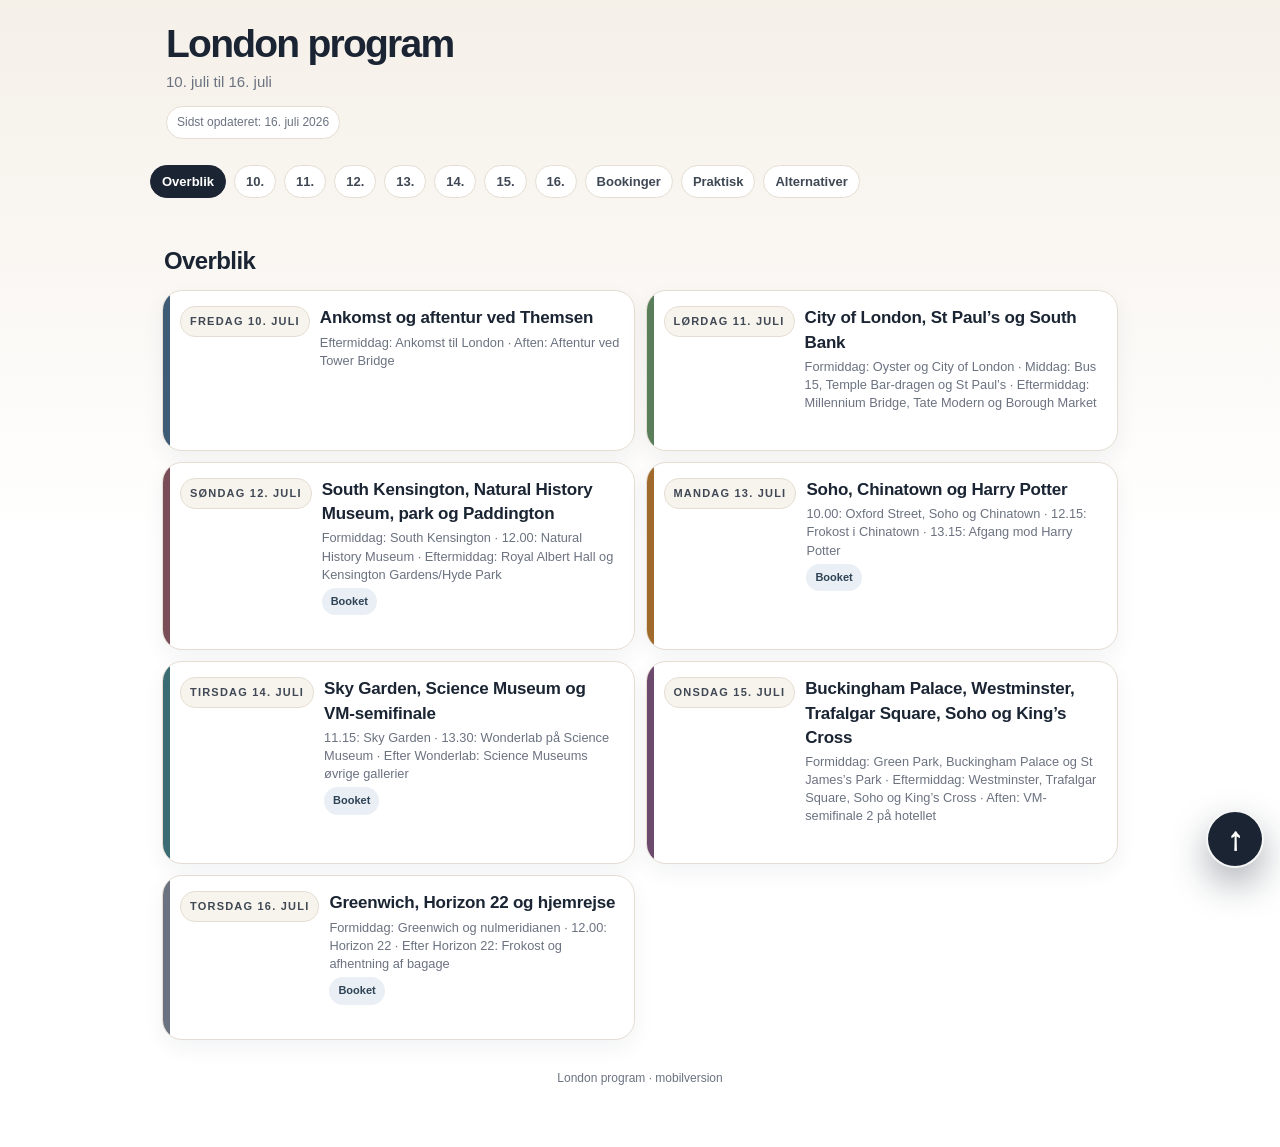
<file: index.html>
<!doctype html><html lang='da'><head><meta charset='utf-8'><meta name='viewport' content='width=device-width,initial-scale=1'><title>London program</title><link rel='stylesheet' href='style.css'></head><body><header class='header' id='top'><h1>London program</h1><p>10. juli til 16. juli</p><div class='updated'>Sidst opdateret: 16. juli 2026</div></header><nav class='nav'><div class='nav-inner' id='nav'></div></nav><a class='toplink' href='#top' aria-label='Til toppen'>↑</a><main id='main'></main><script src='data.js?v=20260716-paddington1'></script><script src='program-overrides.js?v=20260716-paddington1'></script><script src='app.js?v=20260716-paddington1'></script></body></html>
</file>
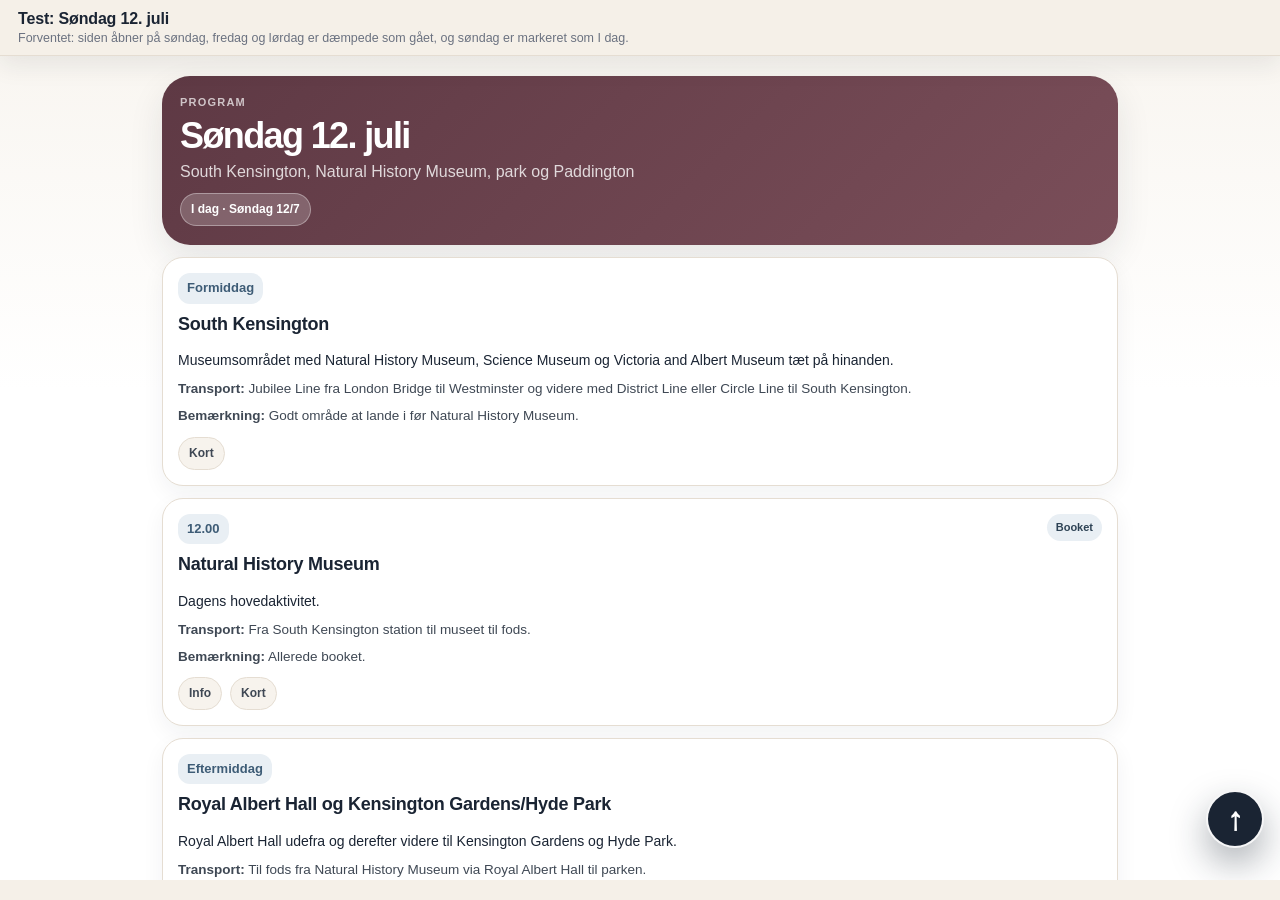
<file: rejseuge-test-12.html>
<!doctype html>
<html lang="da">
<head>
<meta charset="utf-8">
<meta name="viewport" content="width=device-width, initial-scale=1">
<title>12. juli-test · London program</title>
<style>
:root{--ink:#1A2433;--muted:#6B7280;--line:#E5DDD2;--paper:#F5F0E8;--accent:#A06A2C}
*{box-sizing:border-box}
body{margin:0;font-family:-apple-system,BlinkMacSystemFont,"Segoe UI",Arial,sans-serif;background:var(--paper);color:var(--ink)}
.testbar{position:sticky;top:0;z-index:50;background:rgba(245,240,232,.98);border-bottom:1px solid var(--line);padding:10px 12px;box-shadow:0 10px 24px rgba(26,36,51,.08)}
.testbar h1{font-size:16px;margin:0 0 3px;letter-spacing:-.01em}.testbar p{margin:0;color:var(--muted);font-size:12.5px}.framewrap{height:calc(100vh - 78px);background:#fff}.framewrap iframe{width:100%;height:100%;border:0;display:block;background:#fff}@media(min-width:700px){.testbar{padding-left:18px;padding-right:18px}.framewrap{height:calc(100vh - 76px)}}
</style>
</head>
<body>
<div class="testbar">
  <h1>Test: Søndag 12. juli</h1>
  <p>Forventet: siden åbner på søndag, fredag og lørdag er dæmpede som gået, og søndag er markeret som I dag.</p>
</div>
<div class="framewrap"><iframe id="program" src="./index.html?v=travel-test-12-only"></iframe></div>
<script>
const dayMeta=[
{id:'d10',label:'Fredag 10/7',date:'2026-07-10'},
{id:'d11',label:'Lørdag 11/7',date:'2026-07-11'},
{id:'d12',label:'Søndag 12/7',date:'2026-07-12'},
{id:'d13',label:'Mandag 13/7',date:'2026-07-13'},
{id:'d14',label:'Tirsdag 14/7',date:'2026-07-14'},
{id:'d15',label:'Onsdag 15/7',date:'2026-07-15'},
{id:'d16',label:'Torsdag 16/7',date:'2026-07-16'}];
const simDate='2026-07-12';
const iframe=document.getElementById('program');
function cmp(a,b){return new Date(a+'T12:00:00')-new Date(b+'T12:00:00')}
function idFromOverviewCard(card){const oc=card.getAttribute('onclick')||'';const m=oc.match(/show\('([^']+)'\)/);return m?m[1]:null}
function addBadge(doc,card,text,cls){const line=card.querySelector('.badgeline')||card;const s=doc.createElement('span');s.className='travel-state '+(cls||'');s.textContent=text;line.appendChild(s)}
function addRibbon(doc,id,text){const hero=doc.querySelector('#'+id+' .day-hero');if(!hero)return;const r=doc.createElement('div');r.className='travel-ribbon';r.textContent=text;hero.appendChild(r)}
function apply(){
 const doc=iframe.contentDocument, win=iframe.contentWindow; if(!doc||!win||!win.show) return;
 const style=doc.createElement('style'); style.textContent=`
 .overview-card.is-past{opacity:.50;filter:saturate(.55);background:#f8f5ef!important;}
 .overview-card.is-today{outline:3px solid #A06A2C;box-shadow:0 0 0 6px rgba(160,106,44,.14),0 10px 26px rgba(26,36,51,.10)!important;background:#fffaf2!important;}
 .nav button.today-nav{background:#A06A2C!important;color:#fff!important;border-color:#A06A2C!important;}
 .nav button.past-nav{opacity:.55;}
 .travel-state{display:inline-flex;align-items:center;border-radius:999px;padding:6px 9px;font-size:11px;font-weight:900;margin-left:6px;background:#f8ecd9;color:#A06A2C;}
 .travel-state.past{background:#eee9df;color:#6B7280;}
 .travel-ribbon{display:inline-flex;margin-top:10px;border-radius:999px;padding:7px 10px;font-size:12px;font-weight:900;background:rgba(255,255,255,.20);color:#fff;border:1px solid rgba(255,255,255,.35);}`; doc.head.appendChild(style);
 const today=dayMeta.find(d=>d.date===simDate);
 doc.querySelectorAll('.overview-card').forEach(card=>{const id=idFromOverviewCard(card);const day=dayMeta.find(d=>d.id===id);if(!day)return;if(id===today.id){card.classList.add('is-today');addBadge(doc,card,'I dag','today')}else if(cmp(day.date,simDate)<0){card.classList.add('is-past');addBadge(doc,card,'Gået','past')}});
 doc.querySelectorAll('.nav button').forEach(btn=>{const day=dayMeta.find(d=>d.id===btn.dataset.id);if(!day)return;if(day.id===today.id)btn.classList.add('today-nav');else if(cmp(day.date,simDate)<0)btn.classList.add('past-nav')});
 addRibbon(doc,today.id,'I dag · '+today.label); win.show(today.id);
}
iframe.addEventListener('load',()=>setTimeout(apply,300));
</script>
</body>
</html>
</file>
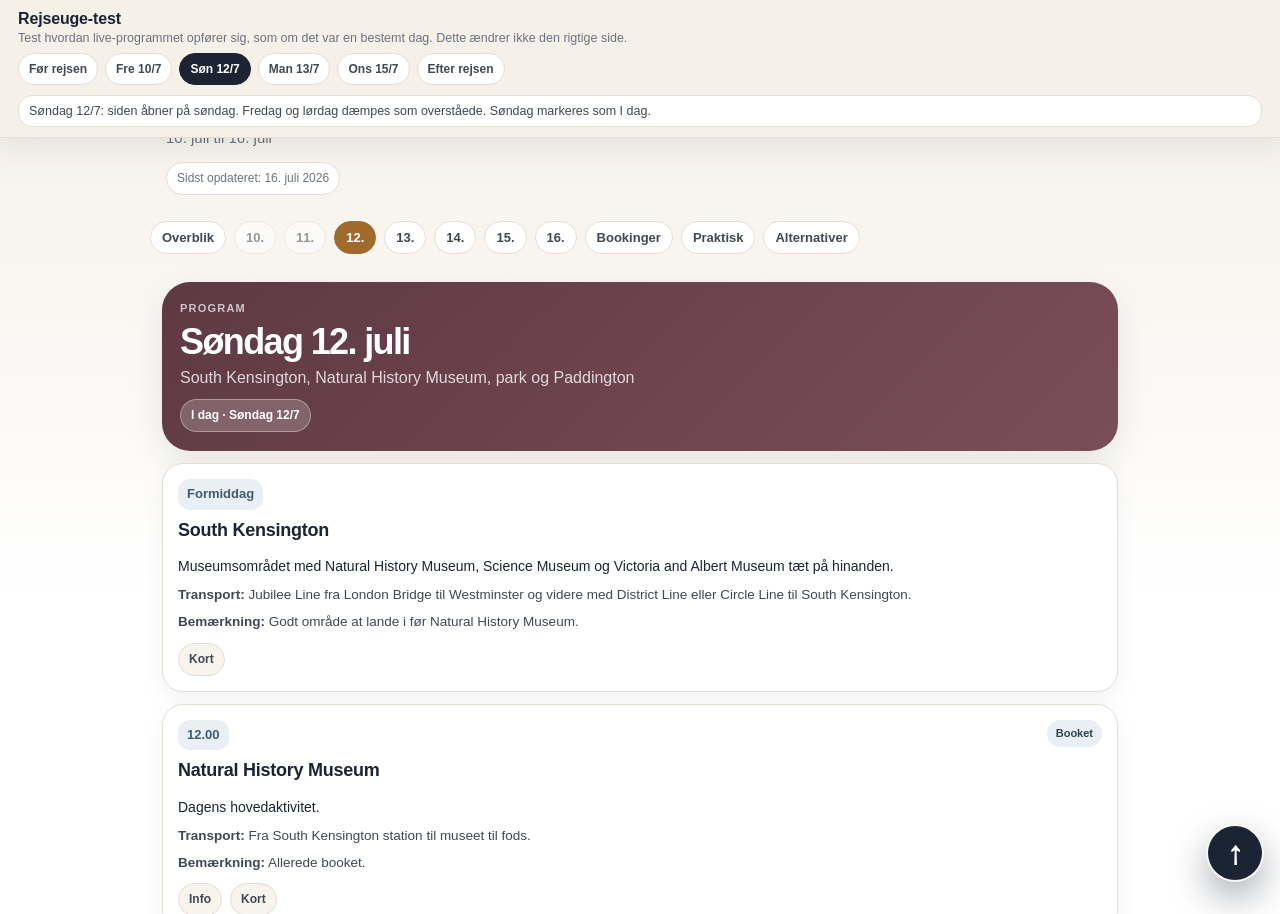
<file: rejseuge-test.html>
<!doctype html>
<html lang="da">
<head>
<meta charset="utf-8">
<meta name="viewport" content="width=device-width, initial-scale=1">
<title>Rejseuge-test · London program</title>
<style>
:root{--ink:#1A2433;--muted:#6B7280;--line:#E5DDD2;--paper:#F5F0E8;--accent:#A06A2C}
*{box-sizing:border-box}
body{margin:0;font-family:-apple-system,BlinkMacSystemFont,"Segoe UI",Arial,sans-serif;background:var(--paper);color:var(--ink)}
.testbar{position:sticky;top:0;z-index:50;background:rgba(245,240,232,.98);border-bottom:1px solid var(--line);padding:10px 12px;box-shadow:0 10px 24px rgba(26,36,51,.08)}
.testbar h1{font-size:16px;margin:0 0 3px;letter-spacing:-.01em}.testbar p{margin:0 0 8px;color:var(--muted);font-size:12.5px}.chips{display:flex;gap:7px;overflow-x:auto;padding-bottom:2px}.chips button{border:1px solid var(--line);background:#fff;border-radius:999px;padding:8px 10px;font-size:12px;font-weight:800;color:#3F4854;white-space:nowrap}.chips button.active{background:var(--ink);color:#fff;border-color:var(--ink)}
.status{margin-top:8px;font-size:12.5px;color:#3F4854;background:#fff;border:1px solid var(--line);border-radius:14px;padding:8px 10px}.framewrap{height:calc(100vh - 132px);background:#fff}.framewrap iframe{width:100%;height:100%;border:0;display:block;background:#fff}@media(min-width:700px){.testbar{padding-left:18px;padding-right:18px}.framewrap{height:calc(100vh - 124px)}}
</style>
</head>
<body>
<div class="testbar">
  <h1>Rejseuge-test</h1>
  <p>Test hvordan live-programmet opfører sig, som om det var en bestemt dag. Dette ændrer ikke den rigtige side.</p>
  <div class="chips">
    <button data-mode="pre">Før rejsen</button>
    <button data-mode="d10">Fre 10/7</button>
    <button data-mode="d12">Søn 12/7</button>
    <button data-mode="d13">Man 13/7</button>
    <button data-mode="d15">Ons 15/7</button>
    <button data-mode="post">Efter rejsen</button>
  </div>
  <div class="status" id="status">Indlæser testside…</div>
</div>
<div class="framewrap"><iframe id="program" src="./index.html?v=travel-test-12"></iframe></div>
<script>
const dayMeta = [
  {id:'d10', label:'Fredag 10/7', date:'2026-07-10'},
  {id:'d11', label:'Lørdag 11/7', date:'2026-07-11'},
  {id:'d12', label:'Søndag 12/7', date:'2026-07-12'},
  {id:'d13', label:'Mandag 13/7', date:'2026-07-13'},
  {id:'d14', label:'Tirsdag 14/7', date:'2026-07-14'},
  {id:'d15', label:'Onsdag 15/7', date:'2026-07-15'},
  {id:'d16', label:'Torsdag 16/7', date:'2026-07-16'}
];
const simDates = {pre:'2026-07-09', d10:'2026-07-10', d12:'2026-07-12', d13:'2026-07-13', d15:'2026-07-15', post:'2026-07-17'};
const descriptions = {
  pre:'Før rejsen: siden åbner på Overblik. Ingen dage dæmpes. Ingen I dag-markering.',
  d10:'Fredag 10/7: siden åbner på fredag. Fredag markeres som I dag.',
  d12:'Søndag 12/7: siden åbner på søndag. Fredag og lørdag dæmpes som overståede. Søndag markeres som I dag.',
  d13:'Mandag 13/7: siden åbner på mandag. Fredag–søndag dæmpes som overståede.',
  d15:'Onsdag 15/7: siden åbner på onsdag. Tidligere dage dæmpes, onsdag markeres som I dag.',
  post:'Efter rejsen: siden åbner på Overblik igen. Ingen dæmpning. Ingen I dag-markering.'
};
const iframe = document.getElementById('program');
const statusEl = document.getElementById('status');
let currentMode = 'd12';
function cmp(a,b){ return new Date(a+'T12:00:00') - new Date(b+'T12:00:00'); }
function injectStyles(doc){
  if(doc.getElementById('travel-test-style')) return;
  const style = doc.createElement('style');
  style.id = 'travel-test-style';
  style.textContent = `
    .overview-card.is-past{opacity:.50;filter:saturate(.55);background:#f8f5ef!important;}
    .overview-card.is-today{outline:3px solid #A06A2C;box-shadow:0 0 0 6px rgba(160,106,44,.14),0 10px 26px rgba(26,36,51,.10)!important;background:#fffaf2!important;}
    .nav button.today-nav{background:#A06A2C!important;color:#fff!important;border-color:#A06A2C!important;}
    .nav button.past-nav{opacity:.55;}
    .travel-state{display:inline-flex;align-items:center;border-radius:999px;padding:6px 9px;font-size:11px;font-weight:900;margin-left:6px;background:#f8ecd9;color:#A06A2C;}
    .travel-state.past{background:#eee9df;color:#6B7280;}
    .travel-ribbon{display:inline-flex;margin-top:10px;border-radius:999px;padding:7px 10px;font-size:12px;font-weight:900;background:rgba(255,255,255,.20);color:#fff;border:1px solid rgba(255,255,255,.35);}
  `;
  doc.head.appendChild(style);
}
function resetMarkers(doc){
  doc.querySelectorAll('.is-past,.is-today,.past-nav,.today-nav').forEach(el=>el.classList.remove('is-past','is-today','past-nav','today-nav'));
  doc.querySelectorAll('.travel-state,.travel-ribbon').forEach(el=>el.remove());
}
function idFromOverviewCard(card){
  const oc = card.getAttribute('onclick') || '';
  const m = oc.match(/show\('([^']+)'\)/);
  return m ? m[1] : null;
}
function addBadge(doc, card, text, cls){
  const line = card.querySelector('.badgeline') || card;
  const s = doc.createElement('span');
  s.className = 'travel-state ' + (cls || '');
  s.textContent = text;
  line.appendChild(s);
}
function addRibbon(doc, id, text){
  const hero = doc.querySelector('#'+id+' .day-hero');
  if(!hero) return;
  const r = doc.createElement('div');
  r.className = 'travel-ribbon';
  r.textContent = text;
  hero.appendChild(r);
}
function applyMode(mode){
  currentMode = mode;
  document.querySelectorAll('.chips button').forEach(b=>b.classList.toggle('active', b.dataset.mode===mode));
  statusEl.textContent = descriptions[mode] || '';
  const doc = iframe.contentDocument;
  const win = iframe.contentWindow;
  if(!doc || !win) return;
  injectStyles(doc);
  resetMarkers(doc);
  const simDate = simDates[mode];
  const today = dayMeta.find(d=>d.date===simDate);
  const beforeTrip = cmp(simDate, dayMeta[0].date) < 0;
  const afterTrip = cmp(simDate, dayMeta[dayMeta.length-1].date) > 0;
  doc.querySelectorAll('.overview-card').forEach(card=>{
    const id = idFromOverviewCard(card);
    const day = dayMeta.find(d=>d.id===id);
    if(!day) return;
    if(today && id === today.id){ card.classList.add('is-today'); addBadge(doc, card, 'I dag', 'today'); }
    else if(!beforeTrip && !afterTrip && cmp(day.date, simDate) < 0){ card.classList.add('is-past'); addBadge(doc, card, 'Gået', 'past'); }
  });
  doc.querySelectorAll('.nav button').forEach(btn=>{
    const id = btn.dataset.id;
    const day = dayMeta.find(d=>d.id===id);
    if(!day) return;
    if(today && id===today.id) btn.classList.add('today-nav');
    else if(!beforeTrip && !afterTrip && cmp(day.date, simDate) < 0) btn.classList.add('past-nav');
  });
  if(today){ addRibbon(doc, today.id, 'I dag · '+today.label); win.show(today.id); }
  else { win.show('overblik'); }
}
iframe.addEventListener('load',()=>setTimeout(()=>applyMode(currentMode),250));
document.querySelectorAll('.chips button').forEach(btn=>btn.addEventListener('click',()=>applyMode(btn.dataset.mode)));
</script>
</body>
</html>
</file>
<file: style.css>
:root{--ink:#1A2433;--muted:#6B7280;--line:#E5DDD2;--blue:#3E5C76;--blue-soft:#E9EFF4;--amber:#A06A2C;--amber-soft:#F8ECD9;--shadow:0 14px 34px rgba(26,36,51,.10)}*{box-sizing:border-box}html{scroll-behavior:smooth}body{margin:0;font-family:-apple-system,BlinkMacSystemFont,Segoe UI,Arial,sans-serif;background:linear-gradient(180deg,#F5F0E8,#fff 540px);color:var(--ink);line-height:1.42}a{color:inherit}.header{padding:24px 16px 18px;max-width:980px;margin:auto}.header h1{font-size:39px;line-height:1;margin:0 0 8px;letter-spacing:-.045em}.header p{margin:0;color:var(--muted);font-size:15px}.updated{display:inline-flex;margin-top:14px;padding:7px 10px;background:#fff;border:1px solid var(--line);border-radius:999px;color:var(--muted);font-size:12px}.nav{background:transparent;padding:8px 12px 4px;overflow-x:auto;white-space:nowrap}.nav-inner{max-width:980px;margin:auto;display:flex;gap:8px;padding-bottom:4px}.nav button{border:1px solid var(--line);border-radius:999px;background:#fff;padding:8px 11px;font-size:13px;font-weight:750;color:#3F4854}.nav button.active{background:#1A2433;color:#fff;border-color:#1A2433}.nav button.past-nav{opacity:.55}.nav button.today-nav{background:#A06A2C!important;color:#fff!important;border-color:#A06A2C!important}main{max-width:980px;margin:auto;padding:16px 12px 60px}.section{display:none}.section.active{display:block}.section-title{font-size:24px;letter-spacing:-.025em;margin:22px 2px 12px}.overview-grid{display:grid;grid-template-columns:1fr;gap:11px}.overview-card{position:relative;display:grid;grid-template-columns:auto 1fr;gap:10px;align-items:start;background:#fff;border:1px solid var(--line);border-radius:20px;padding:15px 14px 14px 17px;box-shadow:0 8px 22px rgba(26,36,51,.055);overflow:hidden;text-align:left;width:100%;font:inherit;color:inherit}.overview-card:before{content:'';position:absolute;left:0;top:0;bottom:0;width:7px;background:#3E5C76}.overview-card:nth-child(2):before{background:#5A7D5A}.overview-card:nth-child(3):before{background:#7A4E59}.overview-card:nth-child(4):before{background:#A06A2C}.overview-card:nth-child(5):before{background:#3B6C73}.overview-card:nth-child(6):before{background:#6C4A6D}.overview-card:nth-child(7):before{background:#6B7280}.overview-card.is-past{opacity:.50;filter:saturate(.55);background:#f8f5ef!important}.overview-card.is-today{outline:3px solid #A06A2C;box-shadow:0 0 0 6px rgba(160,106,44,.14),0 10px 26px rgba(26,36,51,.10)!important;background:#fffaf2!important}.date-mini{grid-row:1/span 3;min-width:72px;background:#f7f3ed;border:1px solid var(--line);border-radius:15px;padding:8px 9px;text-align:center;line-height:1.15;color:#3F4854;text-transform:uppercase;letter-spacing:.11em;font-size:11px;font-weight:850}.overview-card h3{margin:0 0 3px;font-size:17px;letter-spacing:-.012em}.overview-card p{margin:0;color:var(--muted);font-size:12.8px}.badgeline{grid-column:2;margin-top:4px;display:flex;gap:6px;flex-wrap:wrap}.smallbadge,.badge,.travel-state{display:inline-flex;align-items:center;border-radius:999px;padding:6px 9px;font-size:11px;font-weight:850;white-space:nowrap}.travel-state{background:#f8ecd9;color:#A06A2C}.travel-state.past{background:#eee9df;color:#6B7280}.booked{background:var(--blue-soft);color:#2E4355}.todo{background:var(--amber-soft);color:var(--amber)}.day-hero{color:#fff;border-radius:28px;padding:19px 18px;box-shadow:var(--shadow);margin-top:4px}.day-hero .kicker{color:rgba(255,255,255,.70);text-transform:uppercase;letter-spacing:.11em;font-size:11px;font-weight:850}.day-hero h2{font-size:36px;line-height:1.02;letter-spacing:-.045em;margin:7px 0 6px}.day-hero p{margin:0;color:rgba(255,255,255,.80)}.travel-ribbon{display:inline-flex;margin-top:10px;border-radius:999px;padding:7px 10px;font-size:12px;font-weight:900;background:rgba(255,255,255,.20);color:#fff;border:1px solid rgba(255,255,255,.35)}.d10 .day-hero{background:linear-gradient(135deg,#2E4355,#3E5C76)}.d11 .day-hero{background:linear-gradient(135deg,#405B44,#5A7D5A)}.d12 .day-hero{background:linear-gradient(135deg,#5E3944,#7A4E59)}.d13 .day-hero{background:linear-gradient(135deg,#7C5827,#A06A2C)}.d14 .day-hero{background:linear-gradient(135deg,#31585E,#3B6C73)}.d15 .day-hero{background:linear-gradient(135deg,#533A57,#6C4A6D)}.d16 .day-hero{background:linear-gradient(135deg,#4D5660,#5E6770)}.cards,.list-stack{display:grid;gap:12px;margin-top:12px}.event-card,.info-card,.list-card{background:#fff;border:1px solid var(--line);border-radius:21px;padding:15px;box-shadow:0 8px 22px rgba(26,36,51,.055)}.event-head{display:flex;justify-content:space-between;gap:8px;align-items:flex-start}.time{display:inline-flex;background:var(--blue-soft);color:var(--blue);font-weight:850;border-radius:12px;padding:6px 9px;font-size:13px;margin-bottom:8px}.event-card h3,.info-card h3,.list-card h3{margin:0 0 6px;font-size:18px;letter-spacing:-.014em}.event-card p,.info-card p,.list-card p{font-size:13.5px;margin:8px 0;color:#3F4854}.event-card .maintext{font-size:14px;color:var(--ink)}.buttons,.list-actions{display:flex;gap:8px;flex-wrap:wrap;margin-top:11px}.buttons a,.list-actions a,.list-card>a{display:inline-flex;text-decoration:none;background:#f7f3ed;border:1px solid var(--line);border-radius:999px;padding:7px 10px;font-size:12px;font-weight:800;color:#3F4854}.list-card{display:flex;justify-content:space-between;gap:12px;align-items:center}.info-grid{display:grid;grid-template-columns:1fr;gap:12px}.toplink{position:fixed;right:16px;bottom:calc(env(safe-area-inset-bottom,0px) + 72px);z-index:99999;width:58px;height:58px;border-radius:999px;background:#1A2433;color:#fff;text-decoration:none;border:2px solid rgba(255,255,255,.96);display:flex;align-items:center;justify-content:center;font-size:31px;font-weight:950;box-shadow:0 16px 36px rgba(26,36,51,.36);line-height:1}.footer{text-align:center;color:var(--muted);font-size:12px;margin-top:30px}@media(min-width:700px){.overview-grid,.info-grid{grid-template-columns:repeat(2,minmax(0,1fr))}.toplink{bottom:32px}}@media(max-width:640px){.toplink{right:14px;bottom:calc(env(safe-area-inset-bottom,0px) + 76px);width:56px;height:56px}}
</file>
